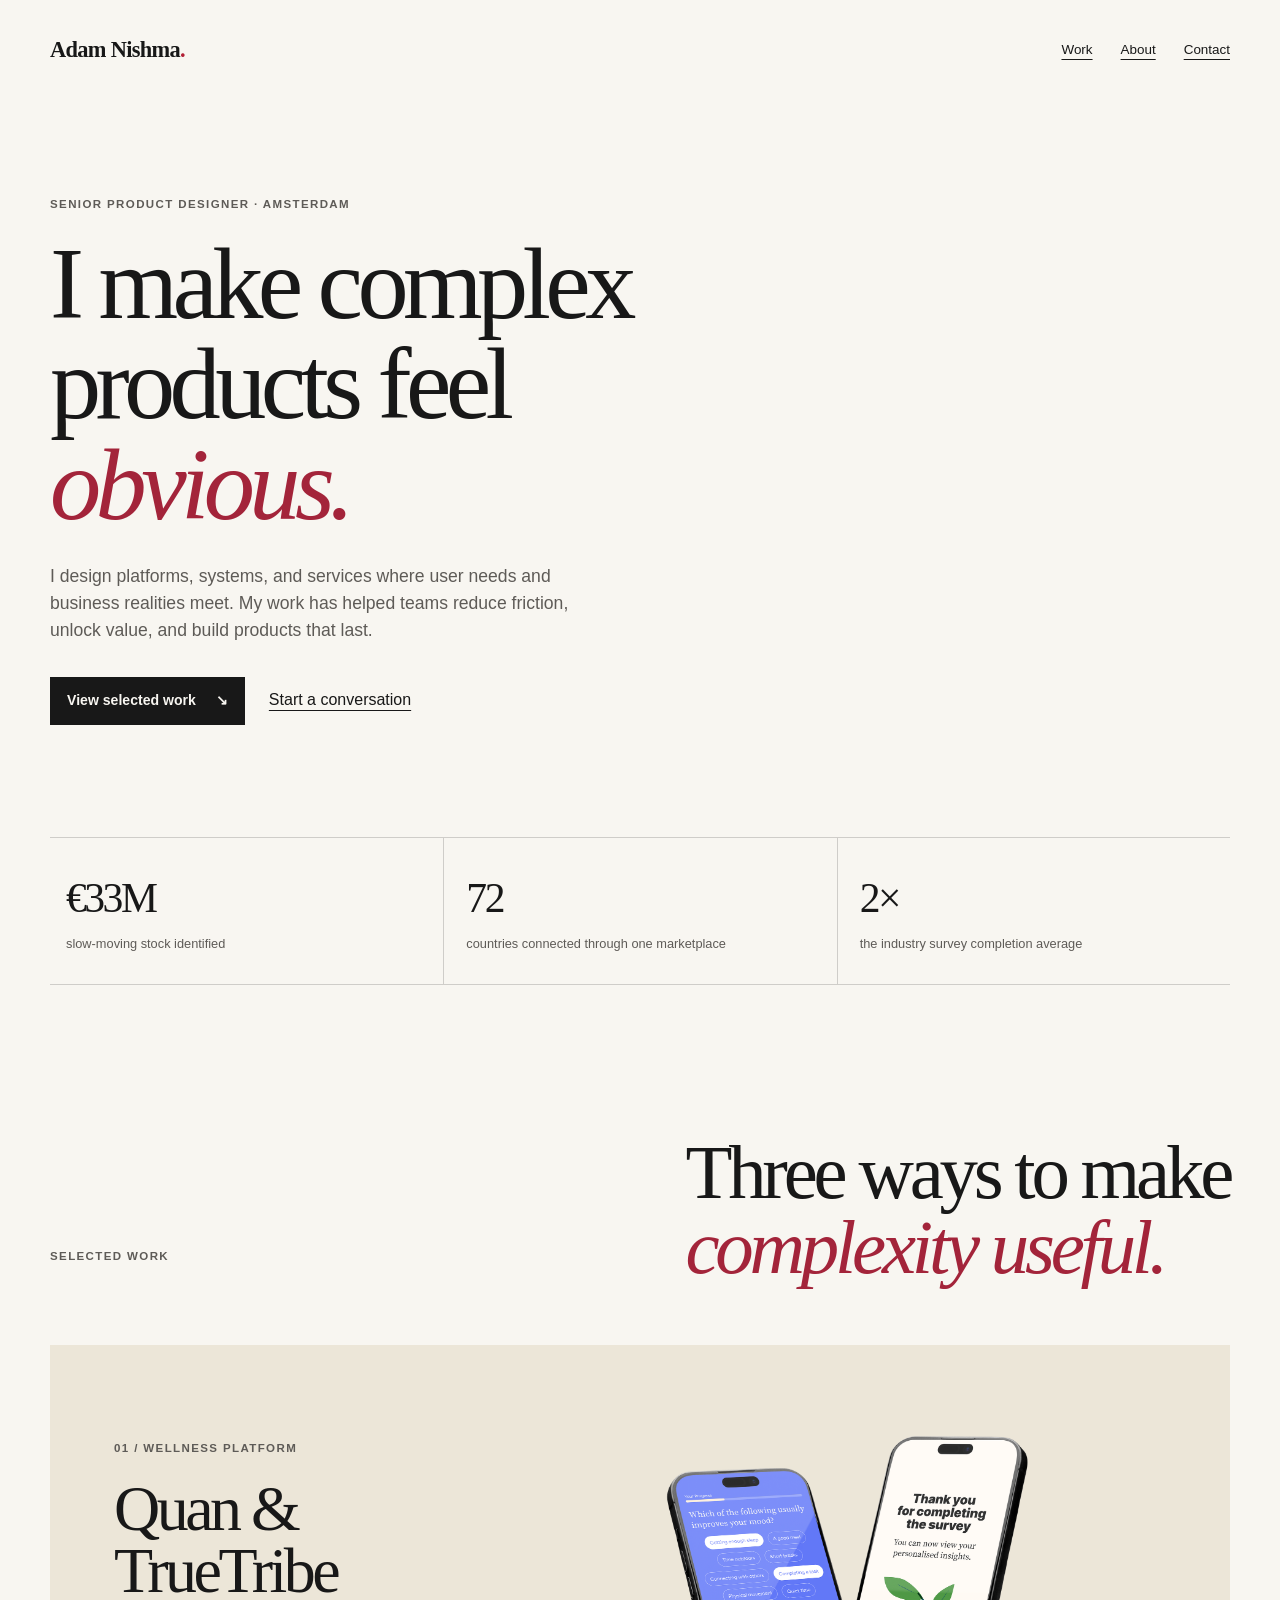
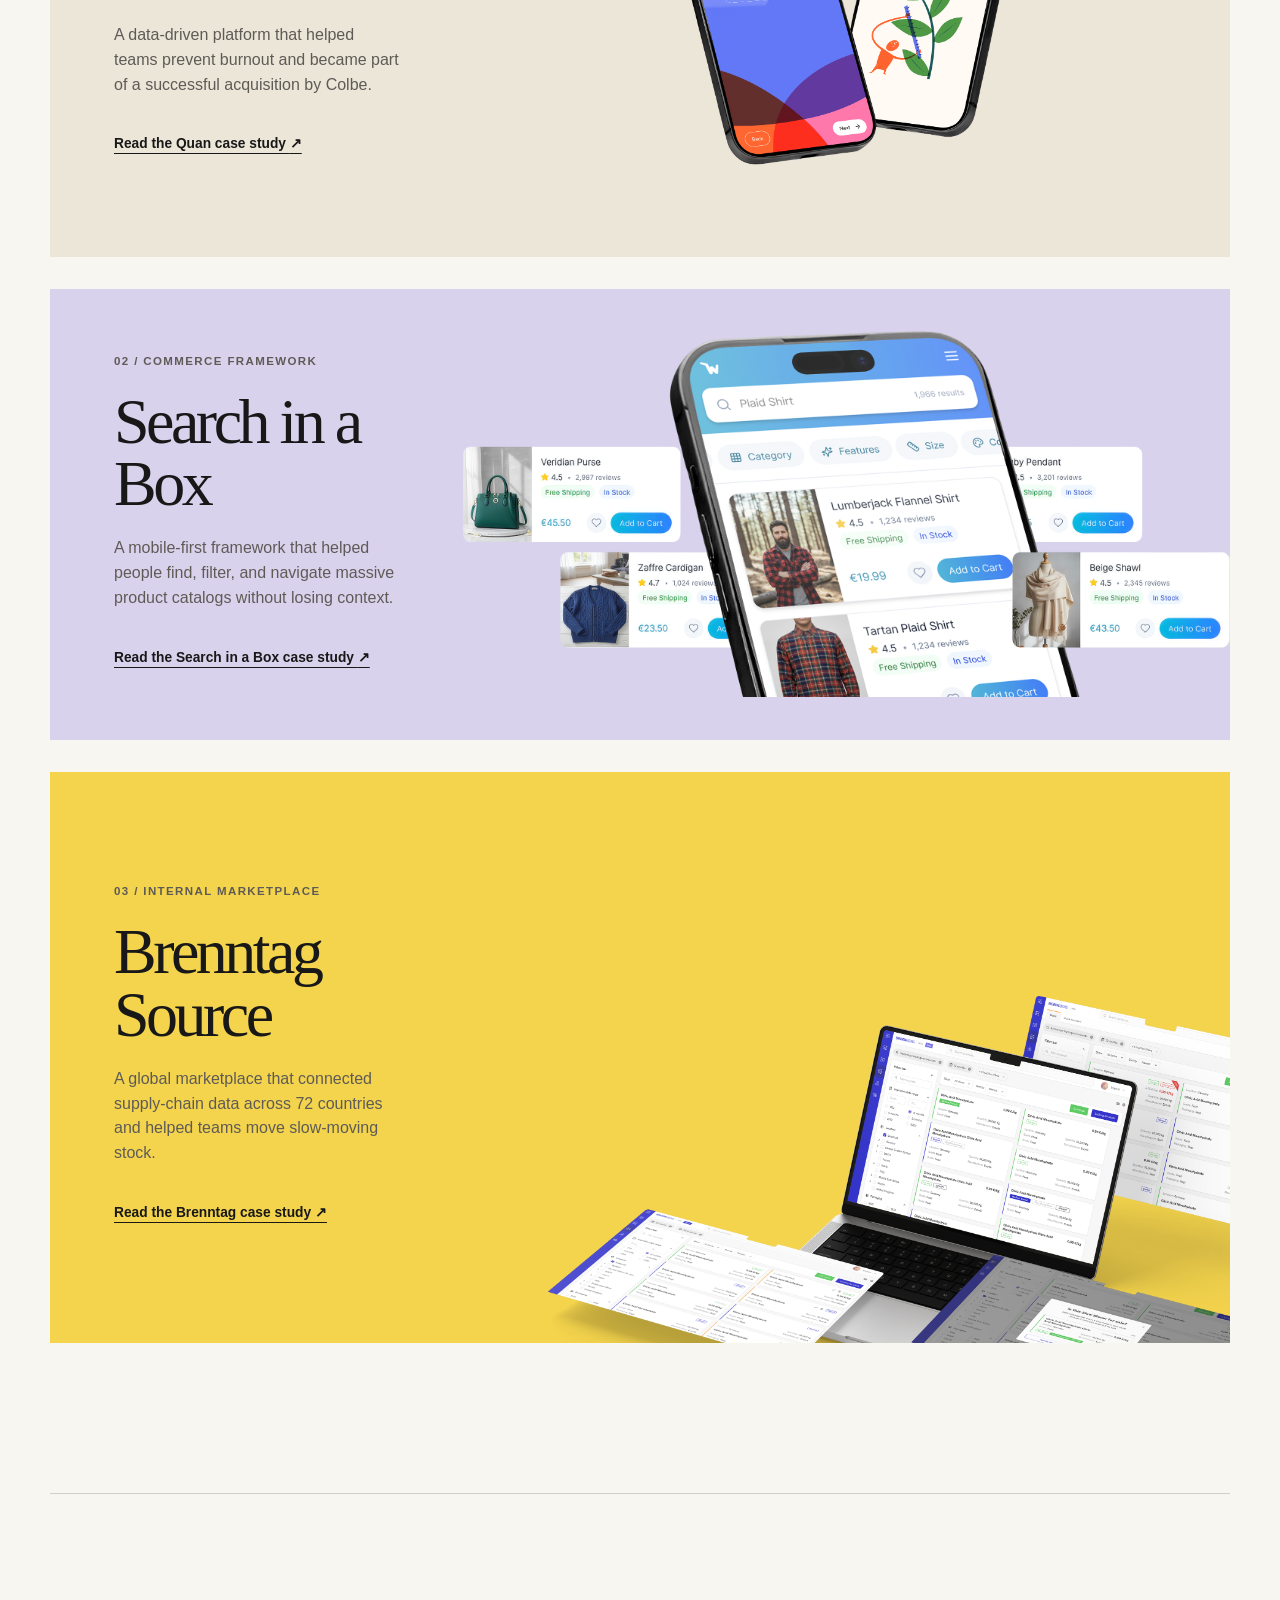
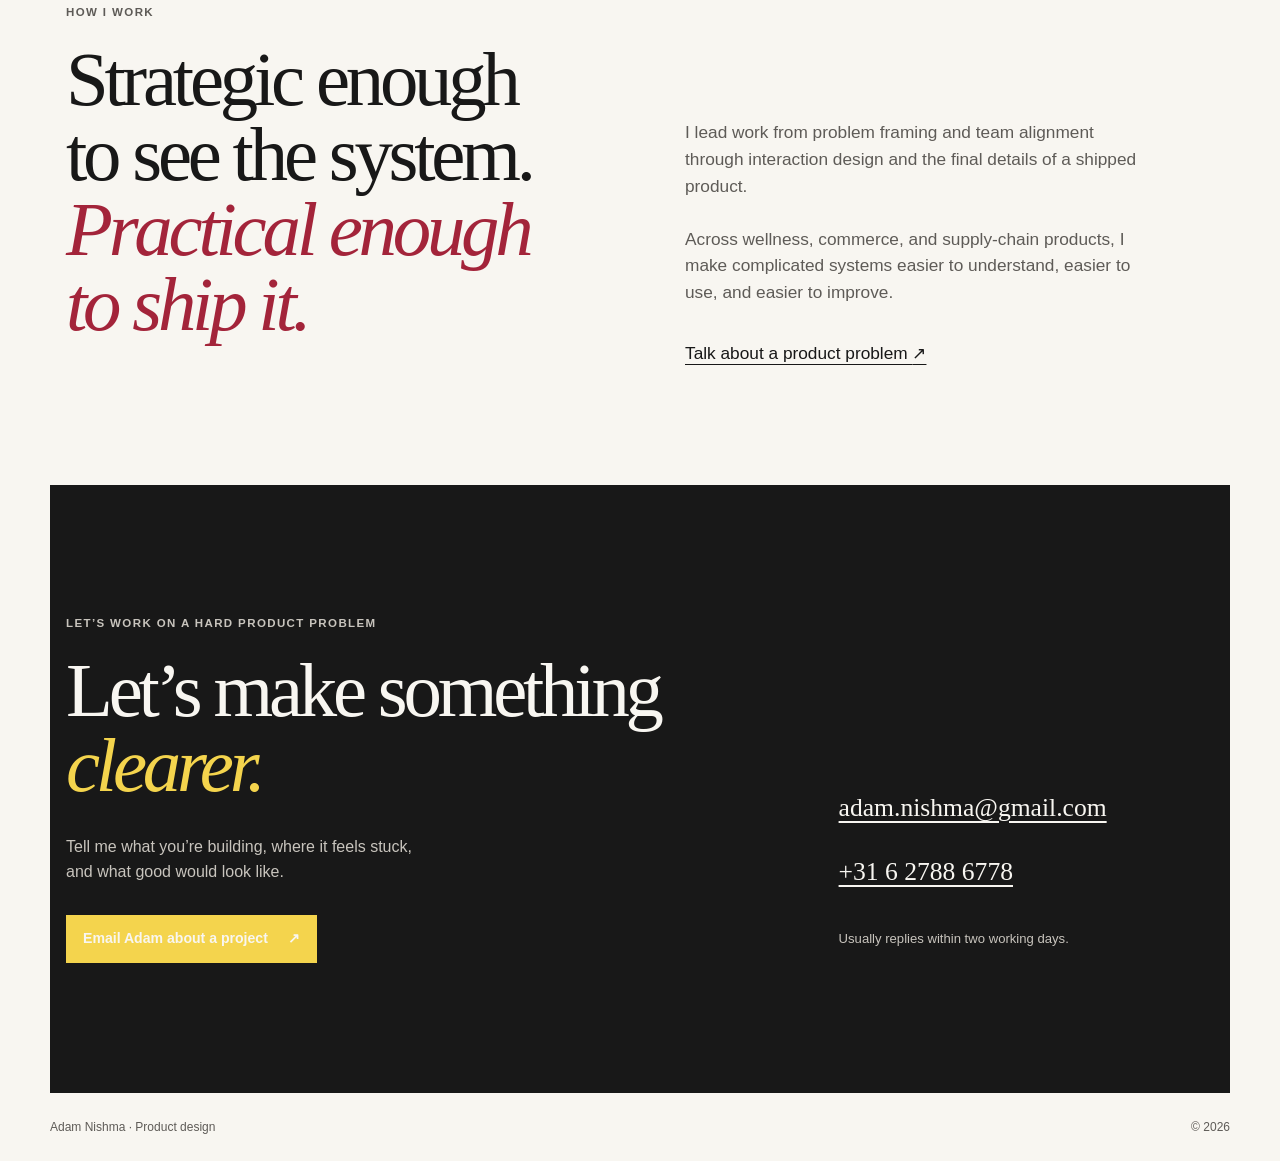
<file: index.html>
<!doctype html>
<html lang="en">
<head>
  <meta charset="utf-8">
  <meta name="viewport" content="width=device-width, initial-scale=1">
  <meta name="description" content="Adam Nishma is a senior product designer who turns complex systems into clear, measurable product experiences.">
  <title>Adam Nishma | Senior Product Designer</title>
  <link rel="stylesheet" href="css/style.css">
  <script src="js/site.js" defer></script>
</head>
<body>
  <a class="skip-link" href="#main">Skip to content</a>
  <header class="site-header">
    <a class="wordmark" href="index.html">Adam Nishma<span>.</span></a>
    <nav aria-label="Primary navigation">
      <a href="#work">Work</a>
      <a href="#about">About</a>
      <a href="#contact">Contact</a>
    </nav>
  </header>

  <main id="main">
    <section class="hero section-shell" aria-labelledby="hero-title">
      <div class="hero-copy">
        <p class="eyebrow">Senior product designer · Amsterdam</p>
        <h1 id="hero-title">I make complex products feel <em>obvious.</em></h1>
        <p class="hero-lede">I design platforms, systems, and services where user needs and business realities meet. My work has helped teams reduce friction, unlock value, and build products that last.</p>
        <div class="hero-actions">
          <a class="button button-dark" href="#work">View selected work <span aria-hidden="true">↘</span></a>
          <a class="text-link" href="#contact">Start a conversation</a>
        </div>
      </div>
    </section>

    <section class="proof-strip section-shell" aria-label="Selected impact">
      <div><strong>€33M</strong><span>slow-moving stock identified</span></div>
      <div><strong>72</strong><span>countries connected through one marketplace</span></div>
      <div><strong>2×</strong><span>the industry survey completion average</span></div>
    </section>

    <section class="work section-shell" id="work" aria-labelledby="work-title">
      <div class="section-heading"><p class="eyebrow">Selected work</p><h2 id="work-title">Three ways to make<br><em>complexity useful.</em></h2></div>
      <div class="project-list">
        <a class="project project-cream" href="work/quan.html">
          <div class="project-copy"><p class="project-index">01 / Wellness platform</p><h3>Quan &amp; TrueTribe</h3><p>A data-driven platform that helped teams prevent burnout and became part of a successful acquisition by Colbe.</p><span class="project-link">Read the Quan case study <span aria-hidden="true">↗</span></span></div>
          <img src="assets/home/Quan.png" alt="Quan and TrueTribe product interface preview" loading="lazy" width="2500" height="1667">
        </a>
        <a class="project project-lilac" href="work/search-in-a-box.html">
          <div class="project-copy"><p class="project-index">02 / Commerce framework</p><h3>Search in a Box</h3><p>A mobile-first framework that helped people find, filter, and navigate massive product catalogs without losing context.</p><span class="project-link">Read the Search in a Box case study <span aria-hidden="true">↗</span></span></div>
          <img src="assets/home/SIAB.png" alt="Search in a Box product interface preview" loading="lazy" width="2028" height="968">
        </a>
        <a class="project project-yellow" href="work/brenntag.html">
          <div class="project-copy"><p class="project-index">03 / Internal marketplace</p><h3>Brenntag Source</h3><p>A global marketplace that connected supply-chain data across 72 countries and helped teams move slow-moving stock.</p><span class="project-link">Read the Brenntag case study <span aria-hidden="true">↗</span></span></div>
          <img src="assets/home/Brenntag.png" alt="Brenntag Source product interface preview" loading="lazy" width="2500" height="1861">
        </a>
      </div>
    </section>

    <section class="about section-shell" id="about" aria-labelledby="about-title">
      <div><p class="eyebrow">How I work</p><h2 id="about-title">Strategic enough<br>to see the system.<br><em>Practical enough<br>to ship it.</em></h2></div>
      <div class="about-copy"><p>I lead work from problem framing and team alignment through interaction design and the final details of a shipped product.</p><p>Across wellness, commerce, and supply-chain products, I make complicated systems easier to understand, easier to use, and easier to improve.</p><a class="text-link" href="#contact">Talk about a product problem <span aria-hidden="true">↗</span></a></div>
    </section>

    <section class="contact section-shell" id="contact" aria-labelledby="contact-title">
      <div><p class="eyebrow">Let’s work on a hard product problem</p><h2 id="contact-title">Let’s make something<br><em>clearer.</em></h2><p class="contact-intro">Tell me what you’re building, where it feels stuck, and what good would look like.</p><a class="button button-yellow" href="mailto:adam.nishma@gmail.com?subject=Let's work together">Email Adam about a project <span aria-hidden="true">↗</span></a></div>
      <div class="contact-details"><a href="mailto:adam.nishma@gmail.com">adam.nishma@gmail.com</a><a href="tel:+31627886778">+31 6 2788 6778</a><p>Usually replies within two working days.</p></div>
    </section>
  </main>
  <footer class="site-footer section-shell"><span>Adam Nishma · Product design</span><span>© <span data-year></span></span></footer>
</body>
</html>
</file>
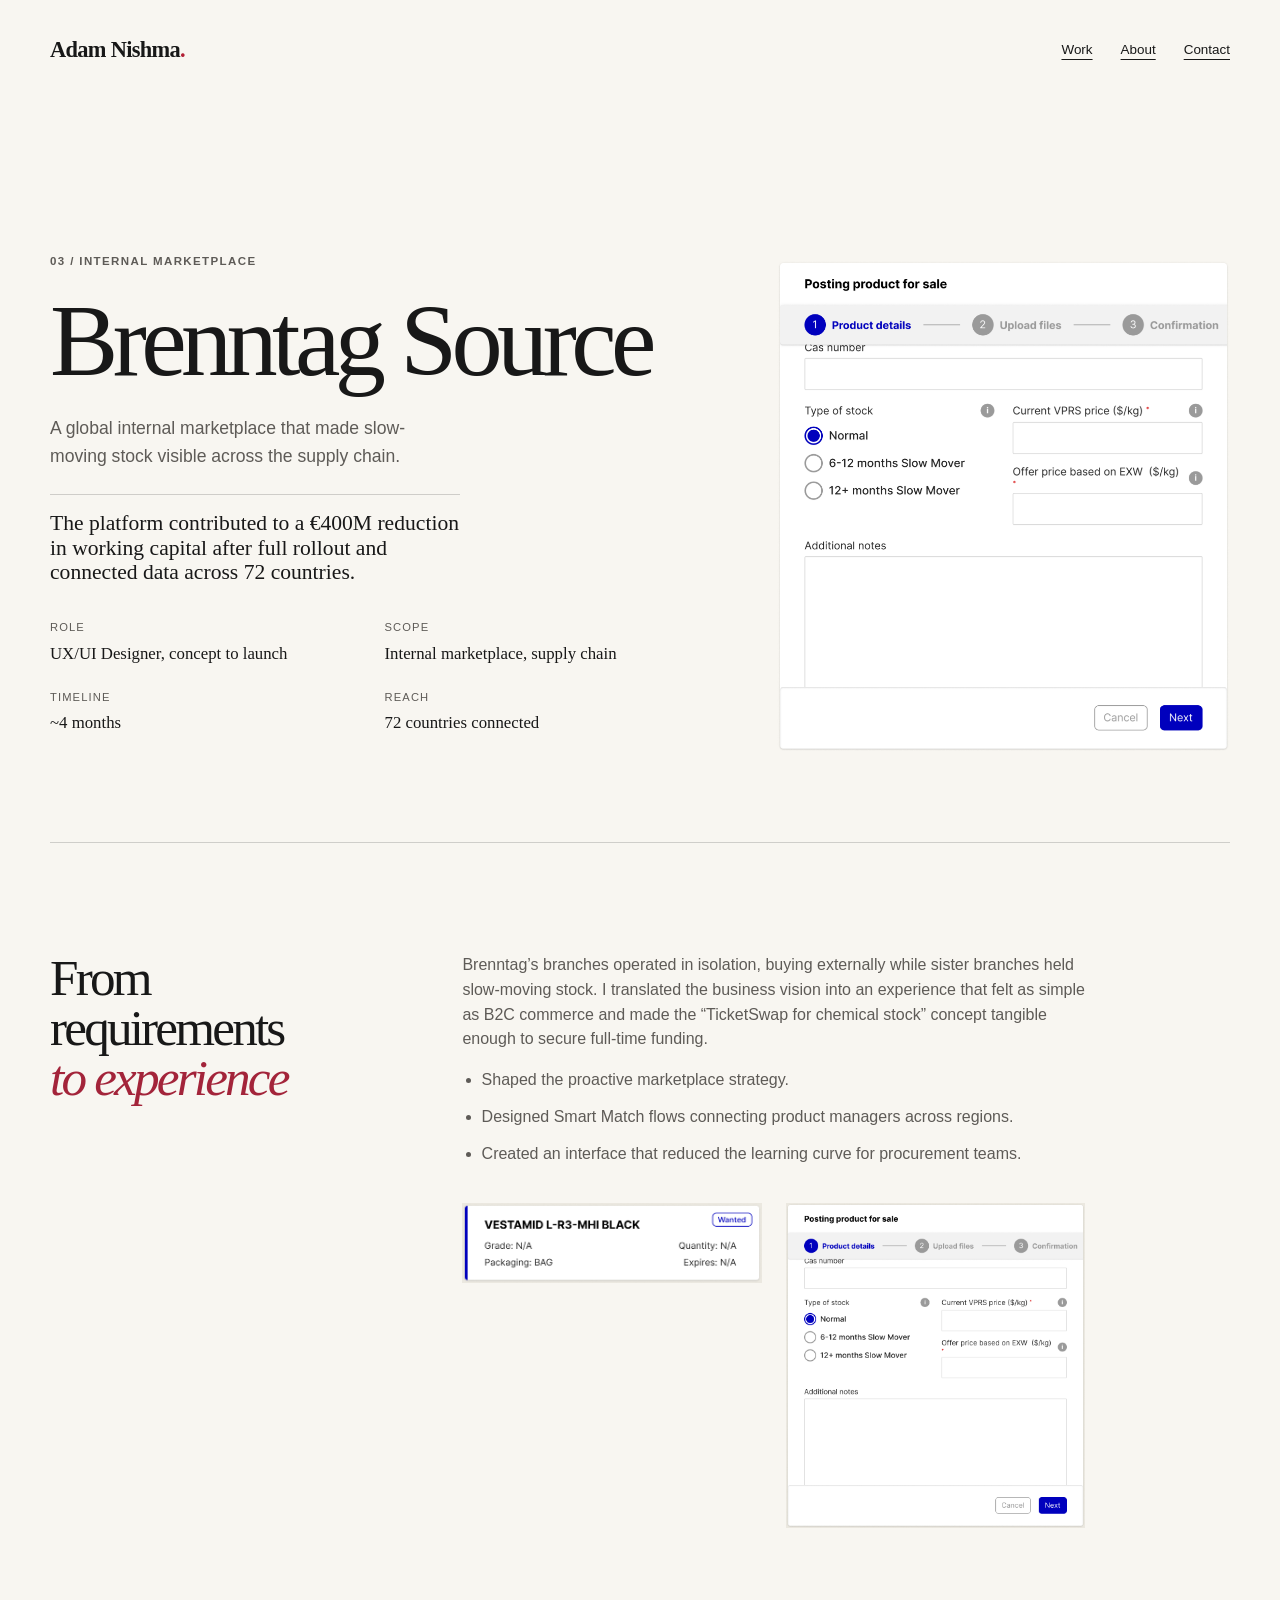
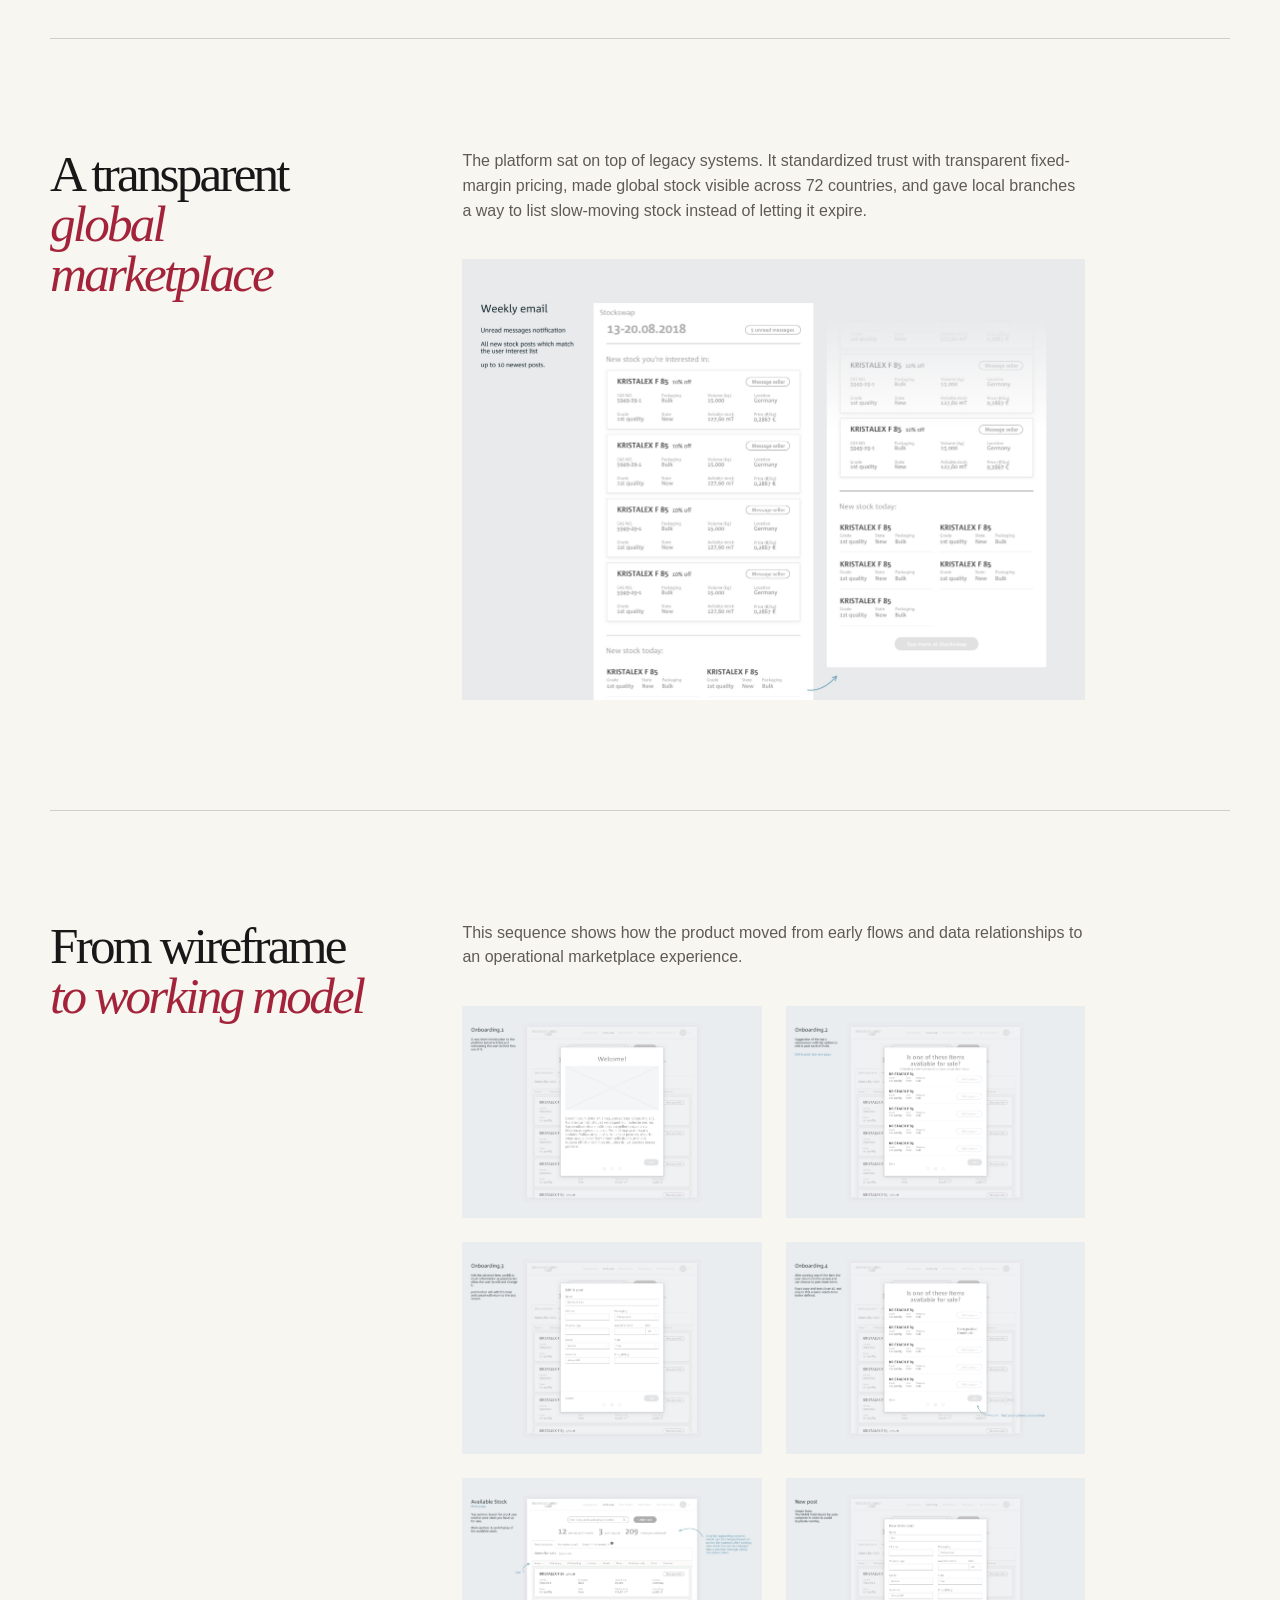
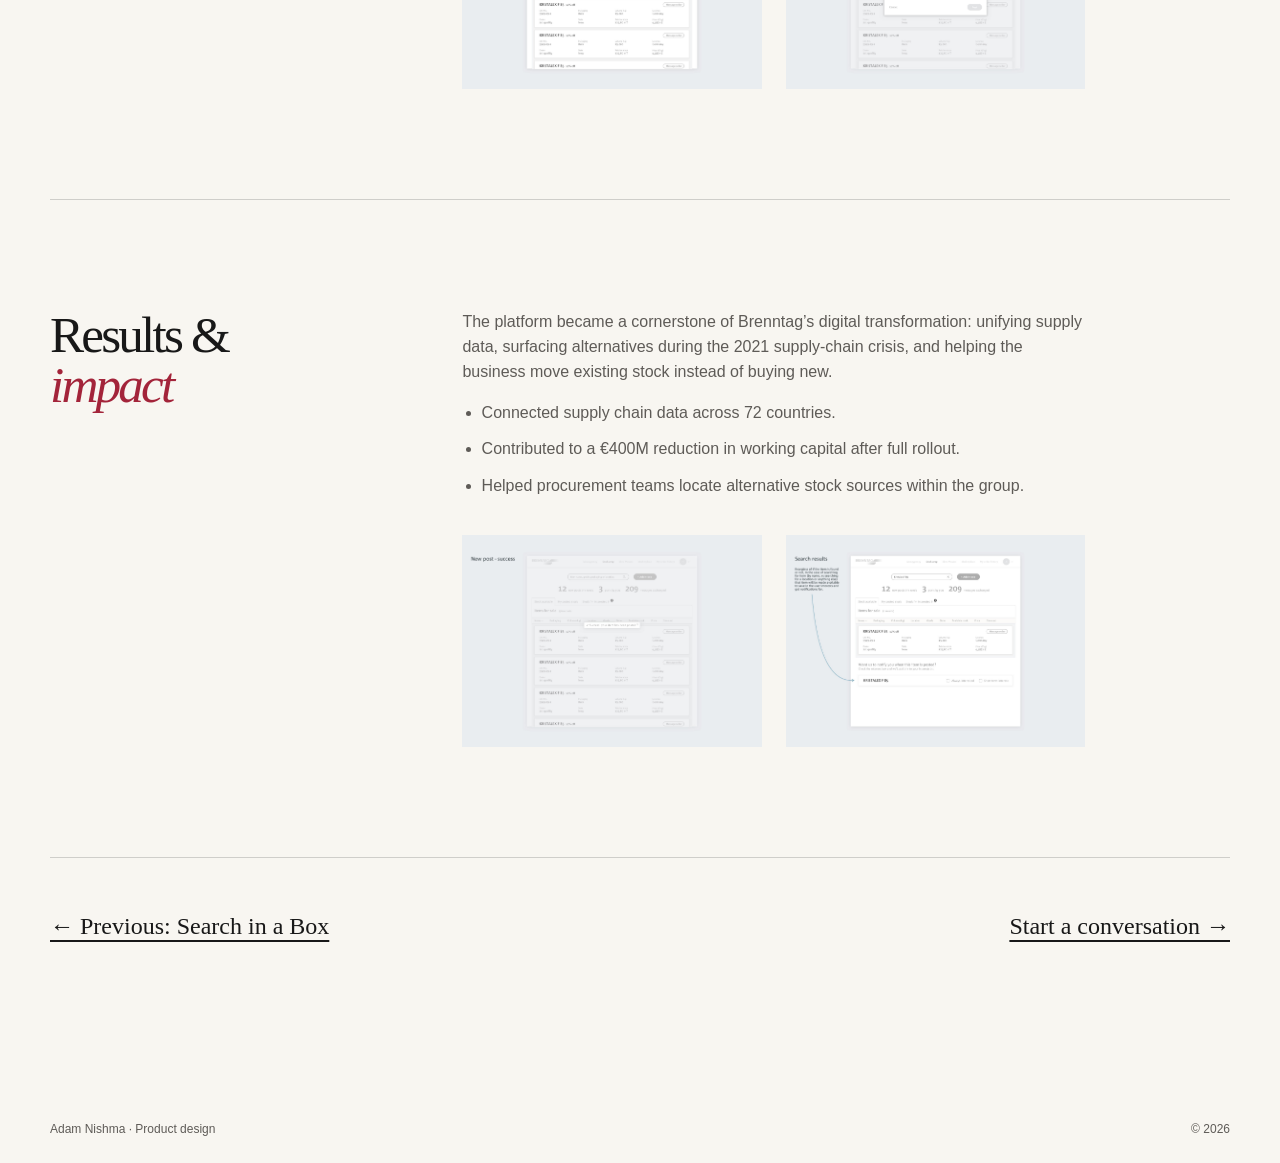
<file: work/brenntag.html>
<!doctype html>
<html lang="en">
<head><meta charset="utf-8"><meta name="viewport" content="width=device-width, initial-scale=1"><meta name="description" content="Brenntag Source case study by Adam Nishma: an internal marketplace that turned supply-chain blindness into a global operational advantage."><title>Brenntag Source | Adam Nishma</title><link rel="stylesheet" href="../css/style.css"><script src="../js/site.js" defer></script></head>
<body>
<a class="skip-link" href="#main">Skip to content</a><header class="site-header"><a class="wordmark" href="../index.html">Adam Nishma<span>.</span></a><nav aria-label="Primary navigation"><a href="../index.html#work">Work</a><a href="../index.html#about">About</a><a href="../index.html#contact">Contact</a></nav></header>
<main id="main" class="case-main"><div class="section-shell"><section class="case-hero"><div><p class="eyebrow">03 / Internal marketplace</p><h1>Brenntag Source</h1><p class="case-summary">A global internal marketplace that made slow-moving stock visible across the supply chain.</p><p class="case-outcome">The platform contributed to a €400M reduction in working capital after full rollout and connected data across 72 countries.</p><dl class="case-meta"><div><dt>Role</dt><dd>UX/UI Designer, concept to launch</dd></div><div><dt>Scope</dt><dd>Internal marketplace, supply chain</dd></div><div><dt>Timeline</dt><dd>~4 months</dd></div><div><dt>Reach</dt><dd>72 countries connected</dd></div></dl></div><div class="case-hero-media"><img src="../assets/brenntag/POST.png" alt="Brenntag Source marketplace product interface" width="891" height="968"></div></section>
<section class="case-section"><h2>From requirements<br><em>to experience</em></h2><div class="case-section-content"><p>Brenntag’s branches operated in isolation, buying externally while sister branches held slow-moving stock. I translated the business vision into an experience that felt as simple as B2C commerce and made the “TicketSwap for chemical stock” concept tangible enough to secure full-time funding.</p><ul><li>Shaped the proactive marketplace strategy.</li><li>Designed Smart Match flows connecting product managers across regions.</li><li>Created an interface that reduced the learning curve for procurement teams.</li></ul><div class="media-grid"><img src="../assets/brenntag/WANTED.png" alt="Early concept visual for Brenntag Source" loading="lazy" width="642" height="173"><img src="../assets/brenntag/POST.png" alt="Brenntag Source interface concept" loading="lazy" width="891" height="968"></div></div></section>
<section class="case-section"><h2>A transparent<br><em>global marketplace</em></h2><div class="case-section-content"><p>The platform sat on top of legacy systems. It standardized trust with transparent fixed-margin pricing, made global stock visible across 72 countries, and gave local branches a way to list slow-moving stock instead of letting it expire.</p><div class="media-wide"><img src="../assets/brenntag/DIGIB-Stockswap_Page_25.jpg" alt="Brenntag Source marketplace screen" loading="lazy" width="2500" height="1767"></div></div></section>
<section class="case-section"><h2>From wireframe<br><em>to working model</em></h2><div class="case-section-content"><p>This sequence shows how the product moved from early flows and data relationships to an operational marketplace experience.</p><div class="media-grid"><img src="../assets/brenntag/DIGIB-Stockswap_Page_02.jpg" alt="Brenntag Source wireframe 1" loading="lazy" width="2500" height="1767"><img src="../assets/brenntag/DIGIB-Stockswap_Page_03.jpg" alt="Brenntag Source wireframe 2" loading="lazy" width="2500" height="1767"><img src="../assets/brenntag/DIGIB-Stockswap_Page_04.jpg" alt="Brenntag Source wireframe 3" loading="lazy" width="2500" height="1767"><img src="../assets/brenntag/DIGIB-Stockswap_Page_05.jpg" alt="Brenntag Source wireframe 4" loading="lazy" width="2500" height="1767"><img src="../assets/brenntag/DIGIB-Stockswap_Page_07.jpg" alt="Brenntag Source wireframe 5" loading="lazy" width="2500" height="1767"><img src="../assets/brenntag/DIGIB-Stockswap_Page_09.jpg" alt="Brenntag Source wireframe 6" loading="lazy" width="2500" height="1767"></div></div></section>
<section class="case-section"><h2>Results &amp;<br><em>impact</em></h2><div class="case-section-content"><p>The platform became a cornerstone of Brenntag’s digital transformation: unifying supply data, surfacing alternatives during the 2021 supply-chain crisis, and helping the business move existing stock instead of buying new.</p><ul><li>Connected supply chain data across 72 countries.</li><li>Contributed to a €400M reduction in working capital after full rollout.</li><li>Helped procurement teams locate alternative stock sources within the group.</li></ul><div class="media-grid"><img src="../assets/brenntag/DIGIB-Stockswap_Page_10.jpg" alt="Brenntag Source wireframe 7" loading="lazy" width="2500" height="1767"><img src="../assets/brenntag/DIGIB-Stockswap_Page_12.jpg" alt="Brenntag Source wireframe 8" loading="lazy" width="2500" height="1767"></div></div></section>
<nav class="case-nav" aria-label="Case study navigation"><a href="search-in-a-box.html">← Previous: Search in a Box</a><a href="../index.html#contact">Start a conversation →</a></nav></div></main><footer class="site-footer section-shell"><span>Adam Nishma · Product design</span><span>© <span data-year></span></span></footer></body></html>
</file>
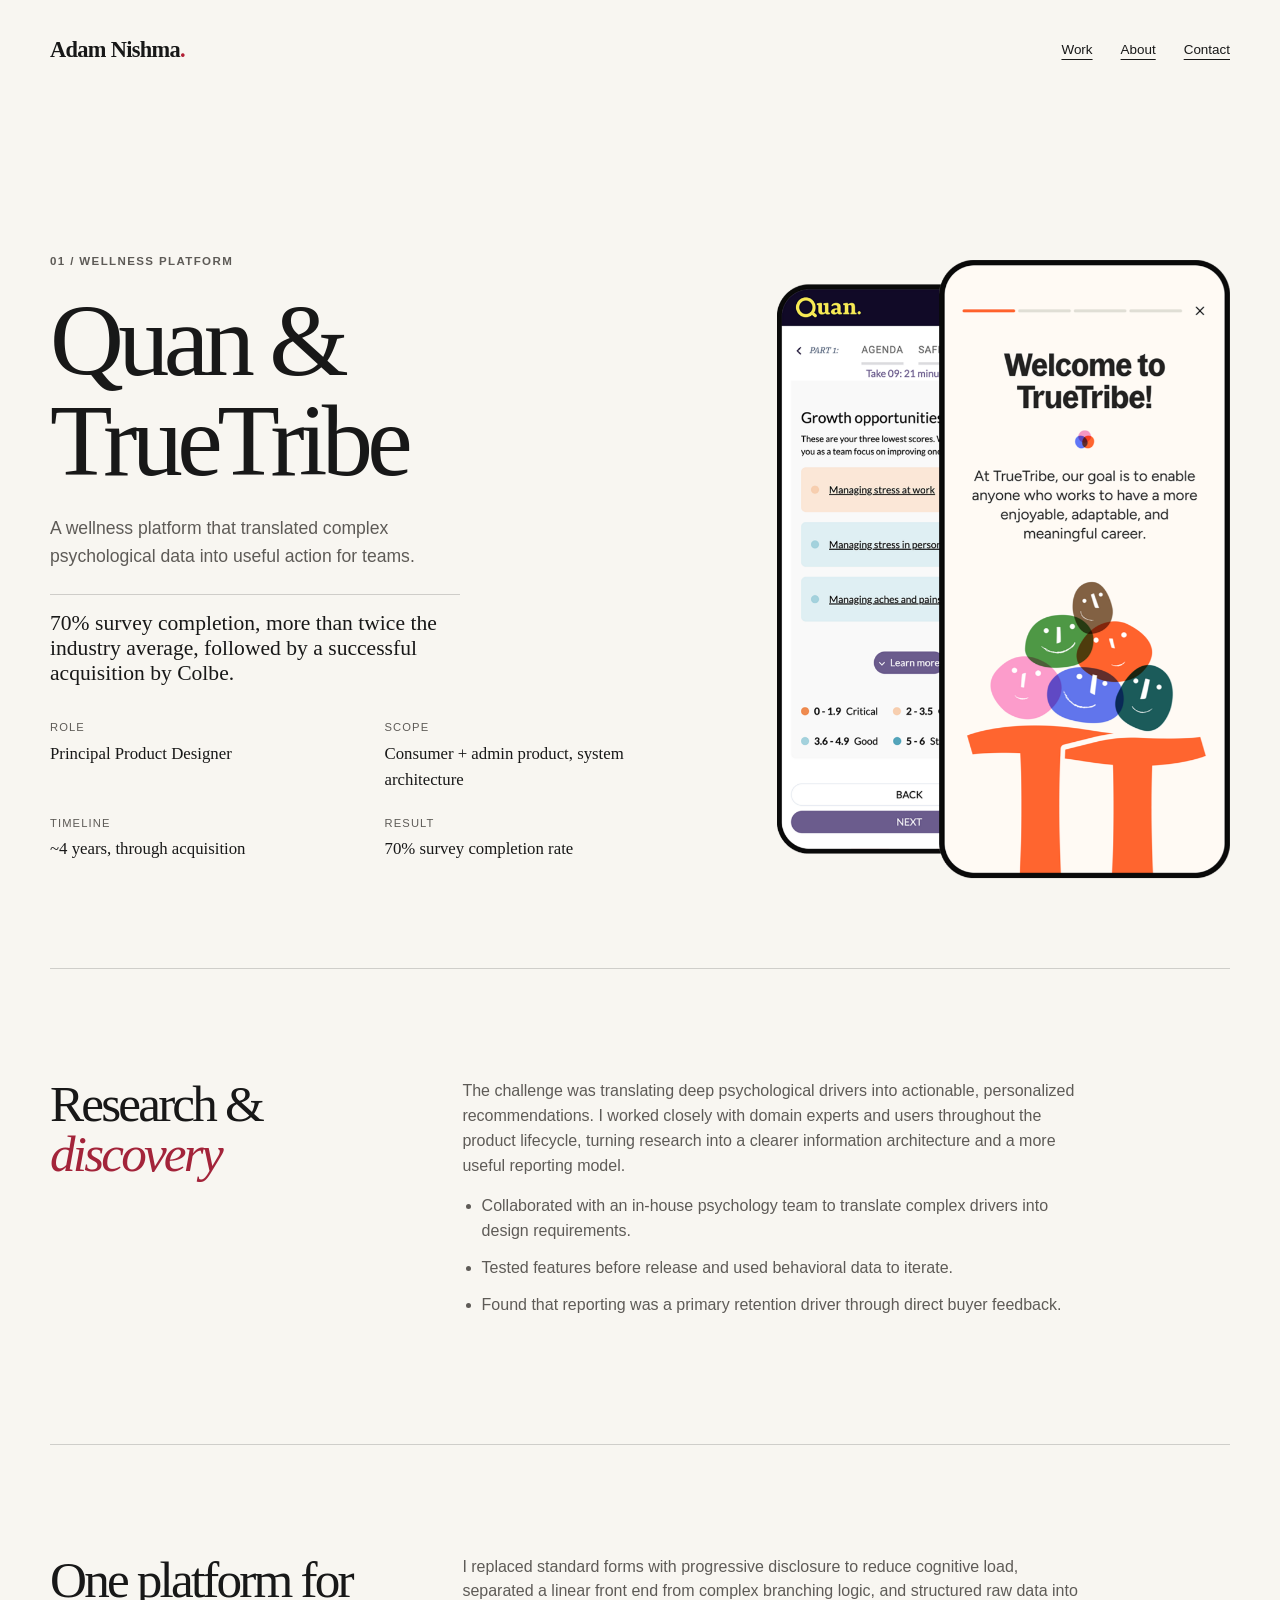
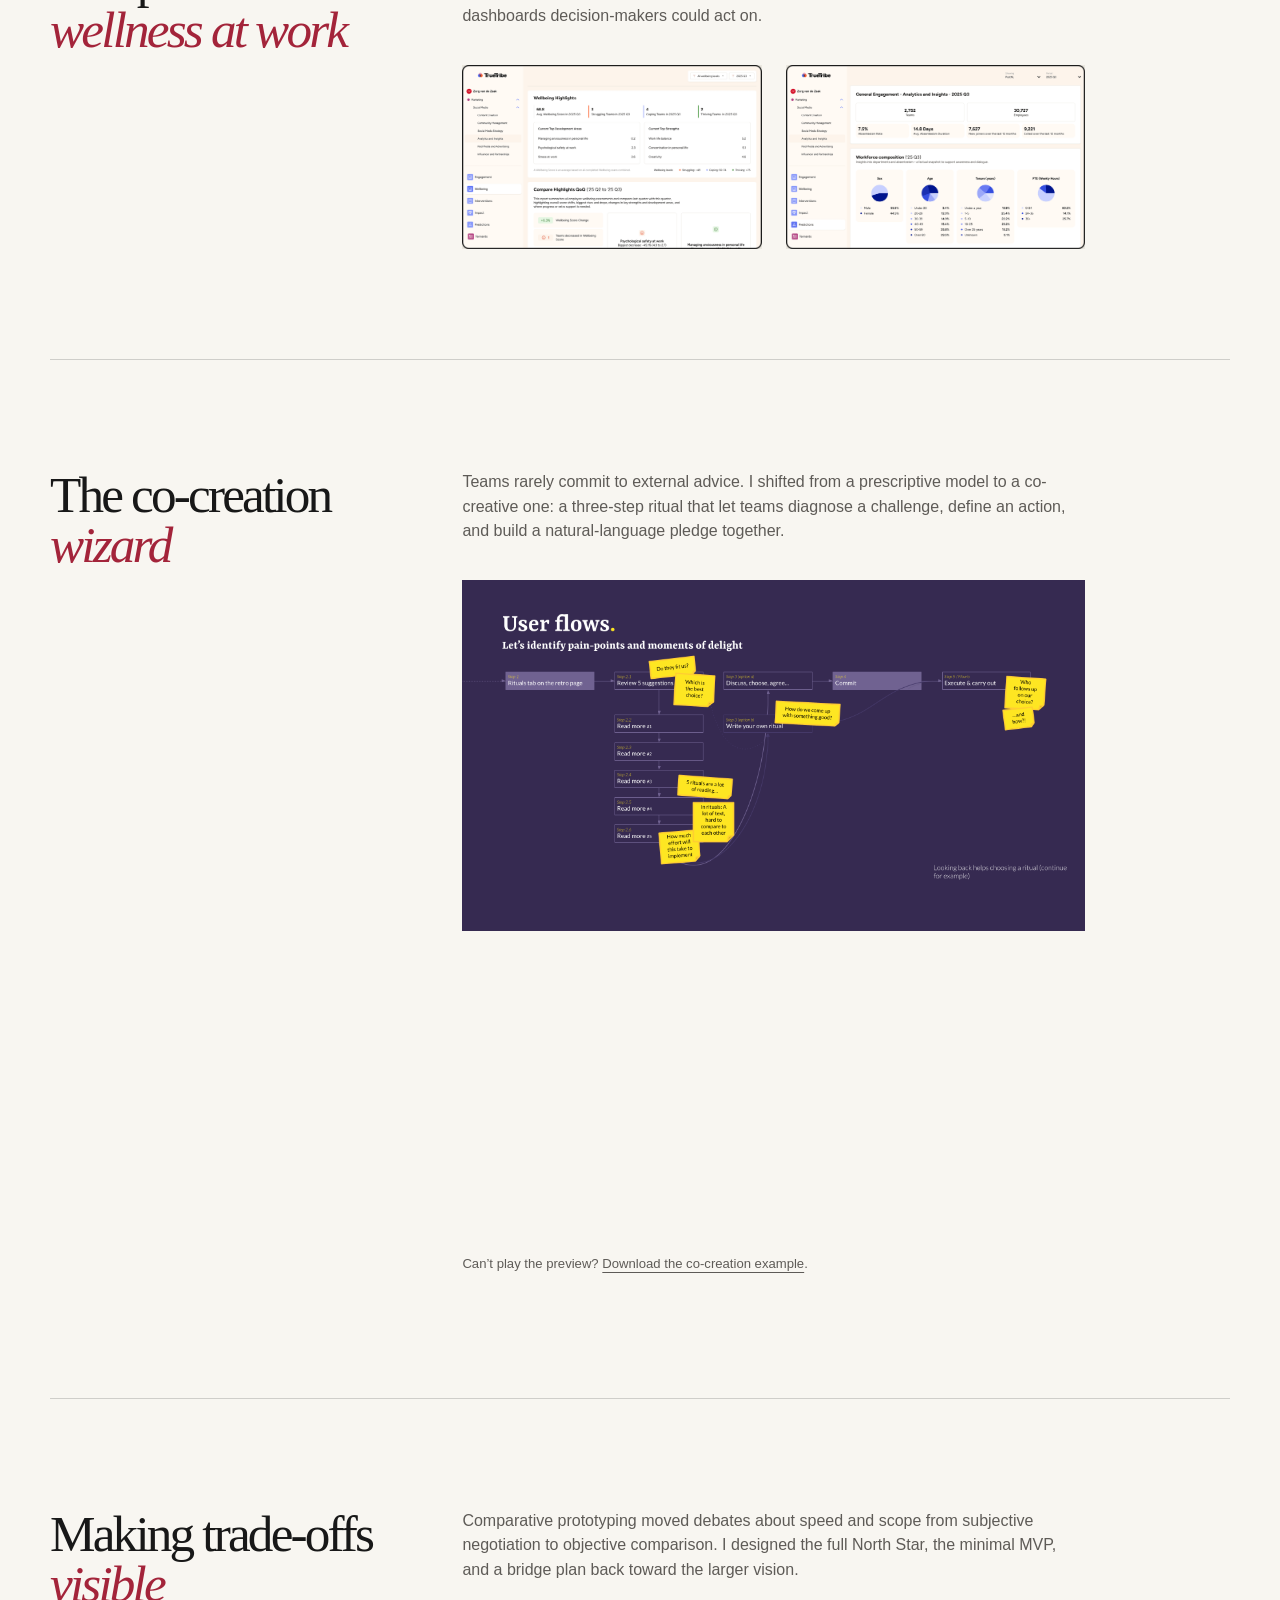
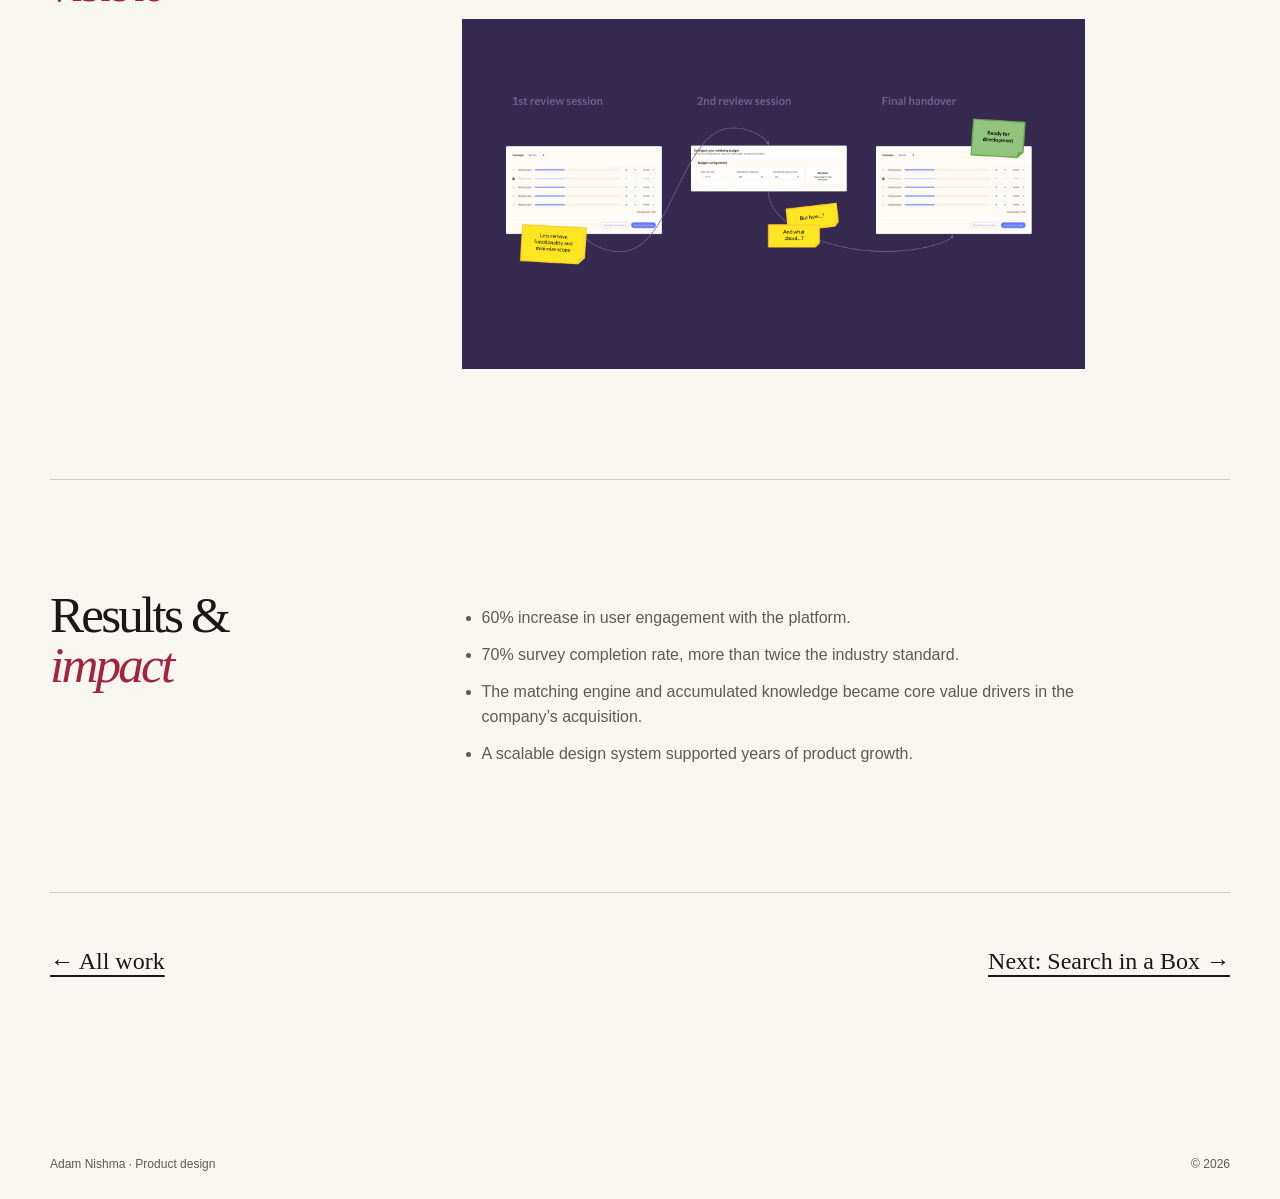
<file: work/quan.html>
<!doctype html>
<html lang="en">
<head><meta charset="utf-8"><meta name="viewport" content="width=device-width, initial-scale=1"><meta name="description" content="Quan / TrueTribe case study by Adam Nishma: a wellness platform designed to prevent burnout and turn complex psychological data into useful action."><title>Quan / TrueTribe | Adam Nishma</title><link rel="stylesheet" href="../css/style.css"><script src="../js/site.js" defer></script></head>
<body>
<a class="skip-link" href="#main">Skip to content</a><header class="site-header"><a class="wordmark" href="../index.html">Adam Nishma<span>.</span></a><nav aria-label="Primary navigation"><a href="../index.html#work">Work</a><a href="../index.html#about">About</a><a href="../index.html#contact">Contact</a></nav></header>
<main id="main" class="case-main"><div class="section-shell"><section class="case-hero"><div><p class="eyebrow">01 / Wellness platform</p><h1>Quan &amp; TrueTribe</h1><p class="case-summary">A wellness platform that translated complex psychological data into useful action for teams.</p><p class="case-outcome">70% survey completion, more than twice the industry average, followed by a successful acquisition by Colbe.</p><dl class="case-meta"><div><dt>Role</dt><dd>Principal Product Designer</dd></div><div><dt>Scope</dt><dd>Consumer + admin product, system architecture</dd></div><div><dt>Timeline</dt><dd>~4 years, through acquisition</dd></div><div><dt>Result</dt><dd>70% survey completion rate</dd></div></dl></div><div class="case-hero-media"><img src="../assets/quan/Header.png" alt="Quan wellness platform interface shown on a mobile screen" width="778" height="1062"></div></section>
<section class="case-section"><h2>Research &amp;<br><em>discovery</em></h2><div class="case-section-content"><p>The challenge was translating deep psychological drivers into actionable, personalized recommendations. I worked closely with domain experts and users throughout the product lifecycle, turning research into a clearer information architecture and a more useful reporting model.</p><ul><li>Collaborated with an in-house psychology team to translate complex drivers into design requirements.</li><li>Tested features before release and used behavioral data to iterate.</li><li>Found that reporting was a primary retention driver through direct buyer feedback.</li></ul></div></section>
<section class="case-section"><h2>One platform for<br><em>wellness at work</em></h2><div class="case-section-content"><p>I replaced standard forms with progressive disclosure to reduce cognitive load, separated a linear front end from complex branching logic, and structured raw data into dashboards decision-makers could act on.</p><div class="media-grid"><img src="../assets/quan/Platform1.png" alt="Quan platform survey and recommendation interface" loading="lazy" width="1500" height="921"><img src="../assets/quan/Platform2.png" alt="Quan reporting and data visualization interface" loading="lazy" width="1500" height="921"></div></div></section>
<section class="case-section"><h2>The co-creation<br><em>wizard</em></h2><div class="case-section-content"><p>Teams rarely commit to external advice. I shifted from a prescriptive model to a co-creative one: a three-step ritual that let teams diagnose a challenge, define an action, and build a natural-language pledge together.</p><div class="media-wide"><img src="../assets/quan/UserFlows-cocreation.png" alt="Flow diagram for the Quan co-creation wizard" loading="lazy" width="960" height="540"><video data-autoplay loop muted playsinline preload="metadata"><source src="../assets/quan/RITUALBUILD.mp4" type="video/mp4"><source src="../assets/quan/RITUALBUILD.mov" type="video/quicktime">Your browser does not support this video.</video><p class="video-fallback">Can’t play the preview? <a href="../assets/quan/RITUALBUILD.mp4" download>Download the co-creation example</a>.</p></div></div></section>
<section class="case-section"><h2>Making trade-offs<br><em>visible</em></h2><div class="case-section-content"><p>Comparative prototyping moved debates about speed and scope from subjective negotiation to objective comparison. I designed the full North Star, the minimal MVP, and a bridge plan back toward the larger vision.</p><div class="media-wide"><img src="../assets/quan/UserFlows-tradeoffs.png" alt="Comparative prototype showing the full feature, MVP, and roadmap options" loading="lazy" width="960" height="540"></div></div></section>
<section class="case-section"><h2>Results &amp;<br><em>impact</em></h2><div class="case-section-content"><ul><li>60% increase in user engagement with the platform.</li><li>70% survey completion rate, more than twice the industry standard.</li><li>The matching engine and accumulated knowledge became core value drivers in the company’s acquisition.</li><li>A scalable design system supported years of product growth.</li></ul></div></section>
<nav class="case-nav" aria-label="Case study navigation"><a href="../index.html#work">← All work</a><a href="search-in-a-box.html">Next: Search in a Box →</a></nav></div></main><footer class="site-footer section-shell"><span>Adam Nishma · Product design</span><span>© <span data-year></span></span></footer></body></html>
</file>
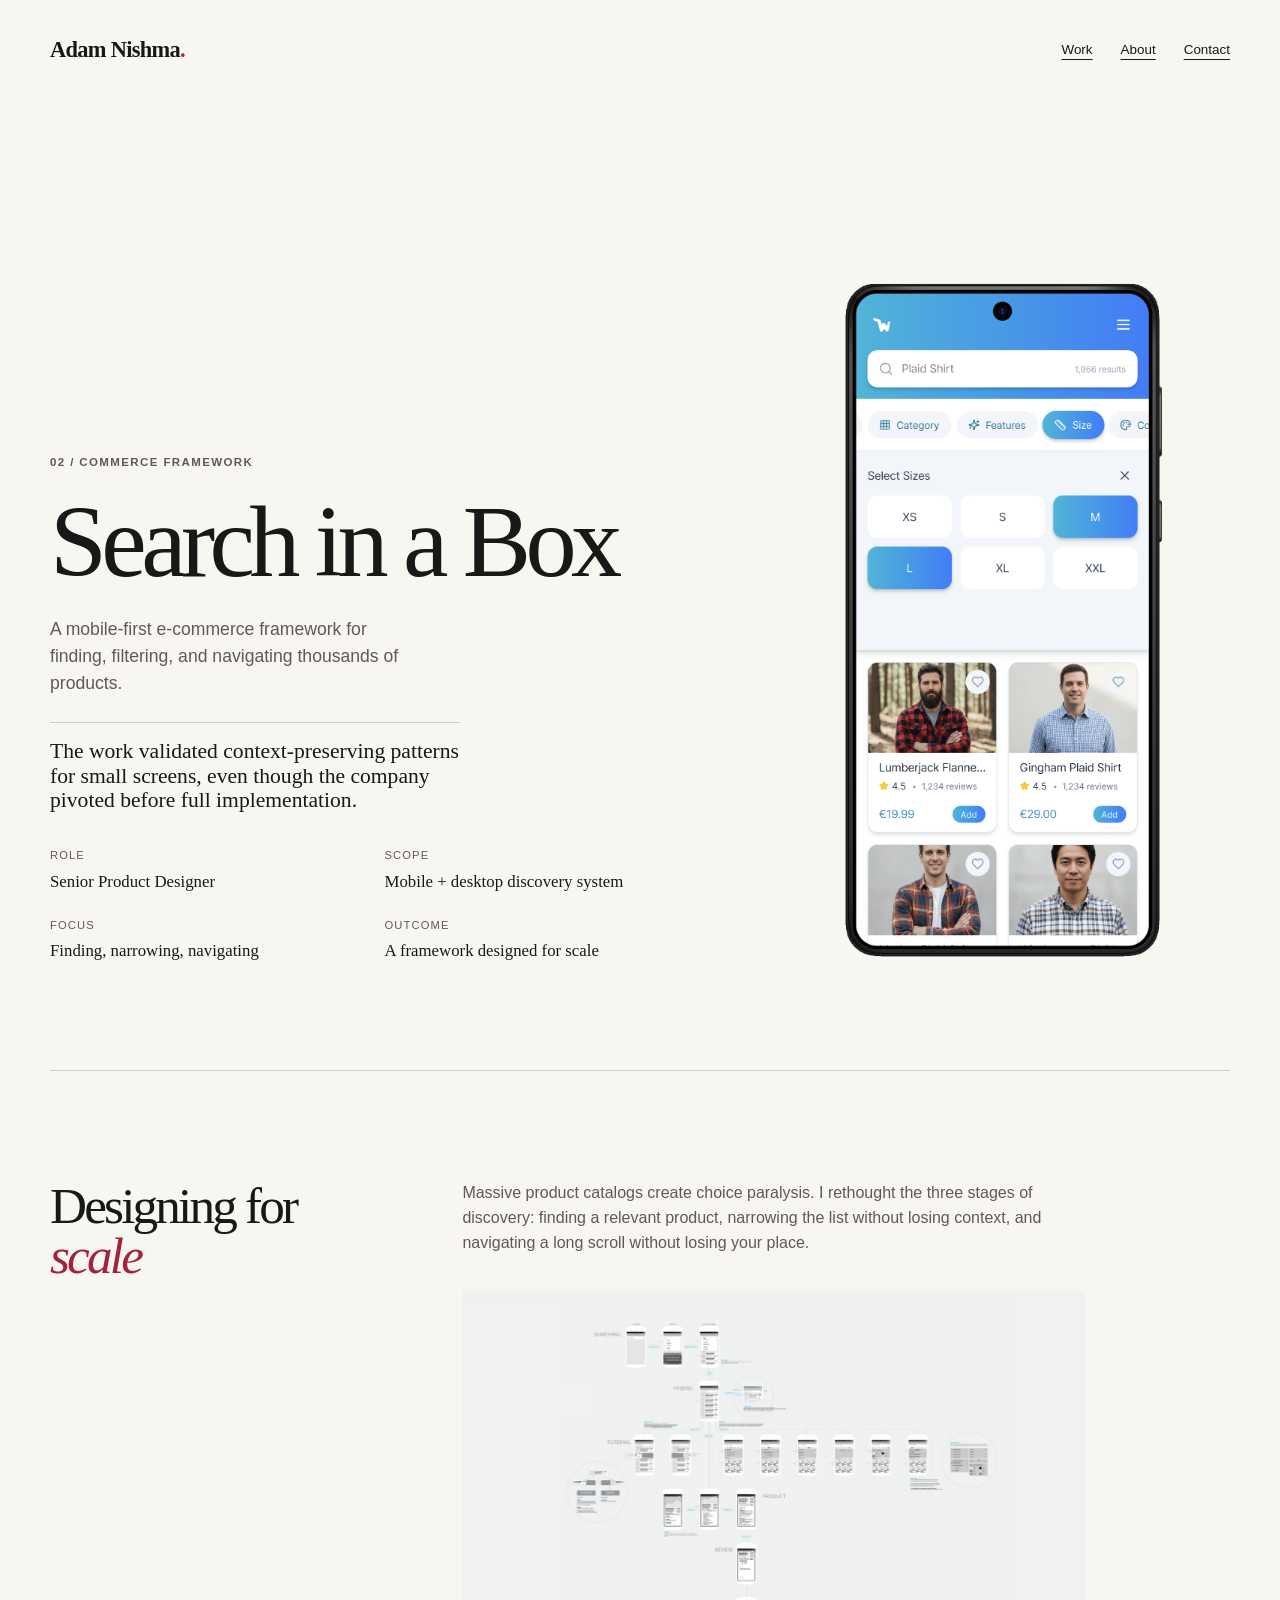
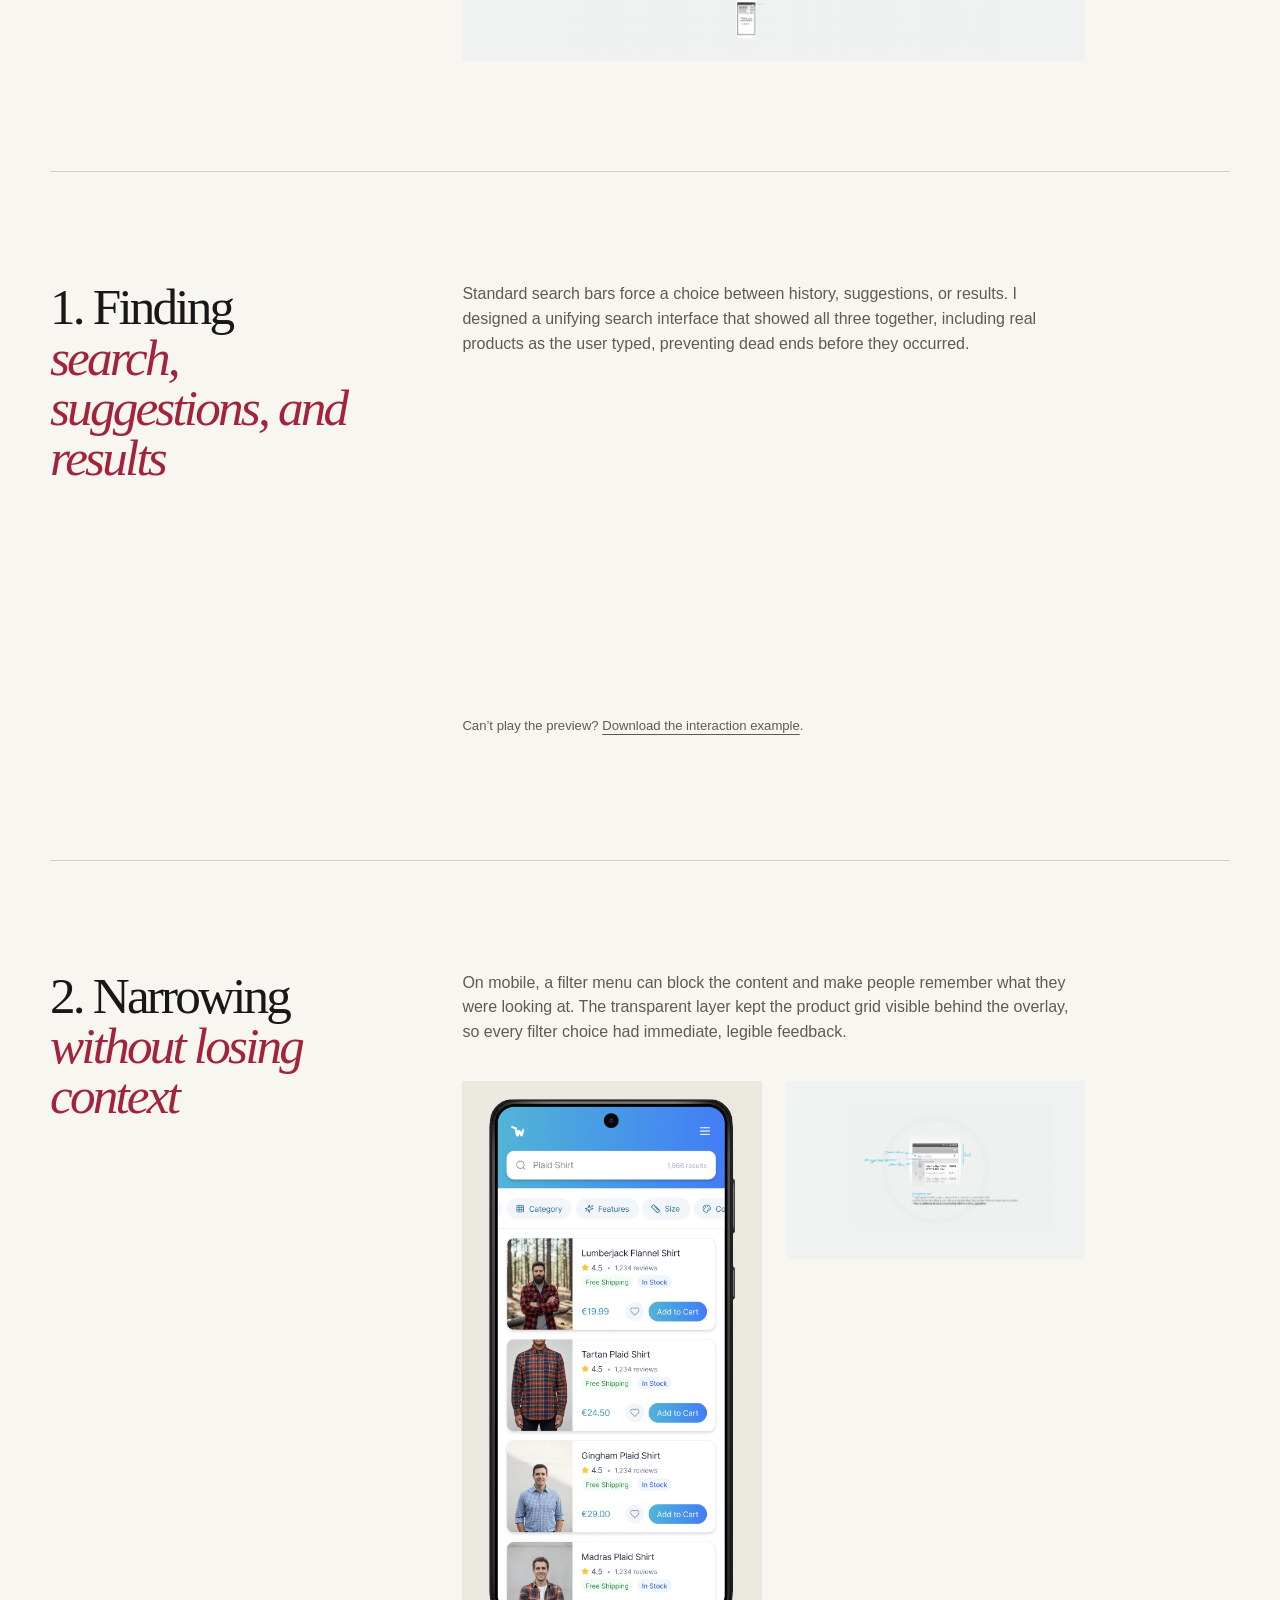
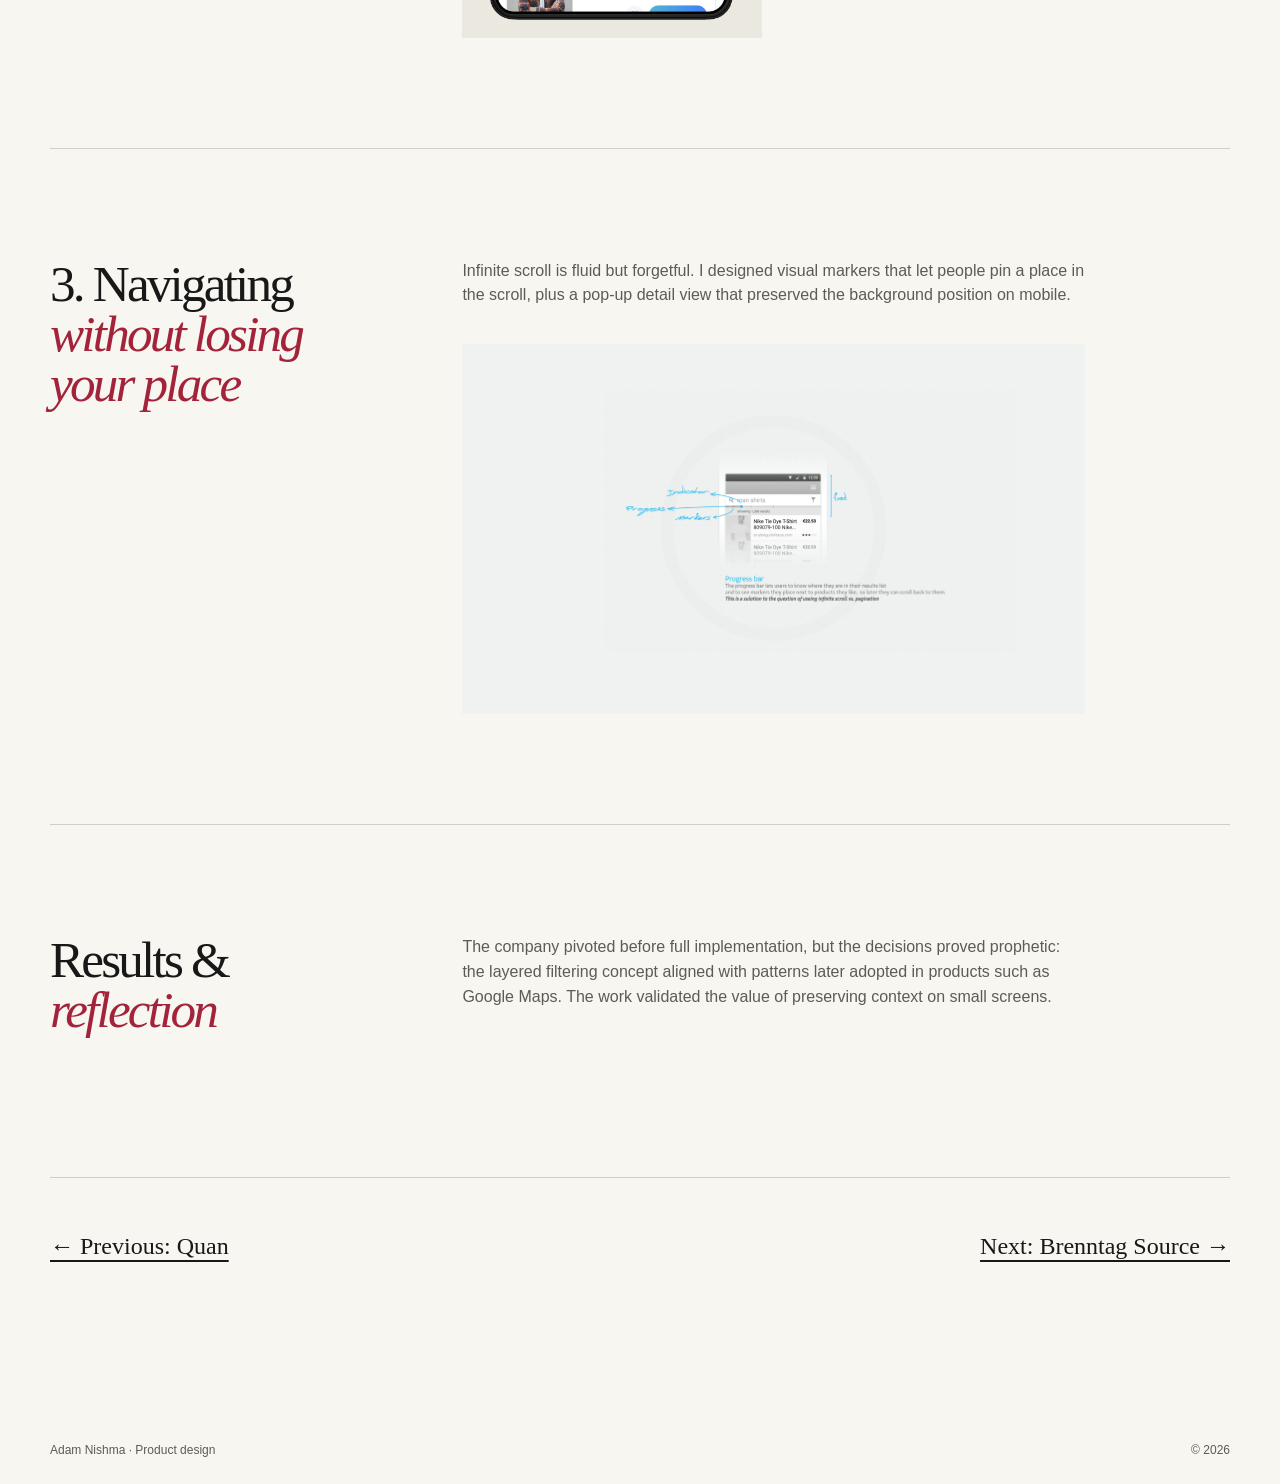
<file: work/search-in-a-box.html>
<!doctype html>
<html lang="en">
<head><meta charset="utf-8"><meta name="viewport" content="width=device-width, initial-scale=1"><meta name="description" content="Search in a Box case study by Adam Nishma: a mobile-first commerce framework for finding, narrowing, and navigating massive product catalogs."><title>Search in a Box | Adam Nishma</title><link rel="stylesheet" href="../css/style.css"><script src="../js/site.js" defer></script></head>
<body>
<a class="skip-link" href="#main">Skip to content</a><header class="site-header"><a class="wordmark" href="../index.html">Adam Nishma<span>.</span></a><nav aria-label="Primary navigation"><a href="../index.html#work">Work</a><a href="../index.html#about">About</a><a href="../index.html#contact">Contact</a></nav></header>
<main id="main" class="case-main"><div class="section-shell"><section class="case-hero"><div><p class="eyebrow">02 / Commerce framework</p><h1>Search in a Box</h1><p class="case-summary">A mobile-first e-commerce framework for finding, filtering, and navigating thousands of products.</p><p class="case-outcome">The work validated context-preserving patterns for small screens, even though the company pivoted before full implementation.</p><dl class="case-meta"><div><dt>Role</dt><dd>Senior Product Designer</dd></div><div><dt>Scope</dt><dd>Mobile + desktop discovery system</dd></div><div><dt>Focus</dt><dd>Finding, narrowing, navigating</dd></div><div><dt>Outcome</dt><dd>A framework designed for scale</dd></div></dl></div><div class="case-hero-media"><img src="../assets/search-in-a-box/header.png" alt="Search in a Box mobile commerce interface" width="1032" height="1918"></div></section>
<section class="case-section"><h2>Designing for<br><em>scale</em></h2><div class="case-section-content"><p>Massive product catalogs create choice paralysis. I rethought the three stages of discovery: finding a relevant product, narrowing the list without losing context, and navigating a long scroll without losing your place.</p><div class="media-wide"><img src="../assets/search-in-a-box/SIAB1.png" alt="Overview of Search in a Box wireframes and commerce flows" loading="lazy" width="2500" height="1485"></div></div></section>
<section class="case-section"><h2>1. Finding<br><em>search, suggestions, and results</em></h2><div class="case-section-content"><p>Standard search bars force a choice between history, suggestions, or results. I designed a unifying search interface that showed all three together, including real products as the user typed, preventing dead ends before they occurred.</p><div class="media-wide"><video data-autoplay loop muted playsinline preload="metadata"><source src="../assets/search-in-a-box/SIAB2EXAMPLE.mp4" type="video/mp4"><source src="../assets/search-in-a-box/SIAB2EXAMPLE.mov" type="video/quicktime">Your browser does not support this video.</video><p class="video-fallback">Can’t play the preview? <a href="../assets/search-in-a-box/SIAB2EXAMPLE.mp4" download>Download the interaction example</a>.</p></div></div></section>
<section class="case-section"><h2>2. Narrowing<br><em>without losing context</em></h2><div class="case-section-content"><p>On mobile, a filter menu can block the content and make people remember what they were looking at. The transparent layer kept the product grid visible behind the overlay, so every filter choice had immediate, legible feedback.</p><div class="media-grid"><img src="../assets/search-in-a-box/SIAB4.png" alt="Mobile filtering interface for Search in a Box" loading="lazy" width="1032" height="1918"><img src="../assets/search-in-a-box/SIAB2.png" alt="Wireframe showing visual markers in the product scroll" loading="lazy" width="2500" height="1485"></div></div></section>
<section class="case-section"><h2>3. Navigating<br><em>without losing your place</em></h2><div class="case-section-content"><p>Infinite scroll is fluid but forgetful. I designed visual markers that let people pin a place in the scroll, plus a pop-up detail view that preserved the background position on mobile.</p><div class="media-wide"><img src="../assets/search-in-a-box/SIAB2.png" alt="Visual marker system for remembering a place in a long product list" loading="lazy" width="2500" height="1485"></div></div></section>
<section class="case-section"><h2>Results &amp;<br><em>reflection</em></h2><div class="case-section-content"><p>The company pivoted before full implementation, but the decisions proved prophetic: the layered filtering concept aligned with patterns later adopted in products such as Google Maps. The work validated the value of preserving context on small screens.</p></div></section>
<nav class="case-nav" aria-label="Case study navigation"><a href="quan.html">← Previous: Quan</a><a href="brenntag.html">Next: Brenntag Source →</a></nav></div></main><footer class="site-footer section-shell"><span>Adam Nishma · Product design</span><span>© <span data-year></span></span></footer></body></html>
</file>
<file: css/style.css>
:root {
  --ink: #181818;
  --muted: #5e5b57;
  --paper: #f8f6f1;
  --cream: #ece6d8;
  --lilac: #d9d2ec;
  --yellow: #f4d44d;
  --line: rgba(24, 24, 24, .18);
  --serif: Georgia, 'Times New Roman', serif;
  --sans: 'Helvetica Neue', Helvetica, Arial, sans-serif;
  --measure: 68ch;
}

* { box-sizing: border-box; }
html { scroll-behavior: smooth; }
body { margin: 0; color: var(--ink); background: var(--paper); font-family: var(--sans); font-size: 16px; line-height: 1.55; }
a { color: inherit; text-decoration: none; }
img, video { display: block; max-width: 100%; }
button, a { -webkit-tap-highlight-color: transparent; }
:focus-visible { outline: 3px solid var(--ink); outline-offset: 5px; }
::selection { background: var(--yellow); color: var(--ink); }
.skip-link { position: fixed; z-index: 20; top: 1rem; left: 1rem; padding: .65rem .9rem; color: var(--paper); background: var(--ink); transform: translateY(-160%); }
.skip-link:focus { transform: translateY(0); }

.site-header, .section-shell { width: min(1180px, calc(100% - 64px)); margin-inline: auto; }
.site-header { display: flex; justify-content: space-between; align-items: center; padding: 28px 0; }
.wordmark { font-family: var(--serif); font-size: 1.4rem; font-weight: 700; letter-spacing: -.03em; }
.wordmark span { color: #b21f35; }
.site-header nav { display: flex; gap: 28px; font-size: .84rem; }
.site-header nav a, .text-link { text-decoration: underline; text-decoration-thickness: 1px; text-underline-offset: 5px; }
.site-header nav a { display: inline-flex; align-items: center; min-height: 44px; }
.text-link, .project-link, .case-nav a, .contact-details a { display: inline-block; padding-block: 8px; }
.case-summary { max-width: 38ch; color: var(--muted); font-size: 1.1rem; overflow-wrap: anywhere; }
.case-outcome { max-width: 38ch; margin: 24px 0 0; padding: 16px 0 0; border-top: 1px solid var(--line); font-family: var(--serif); font-size: 1.35rem; line-height: 1.15; }
.site-header nav a:hover, .text-link:hover { color: #b21f35; }

.hero { min-height: 0; display: grid; align-items: center; padding-top: 96px; padding-bottom: 112px; }
.hero-copy { animation: portfolio-arrive .72s cubic-bezier(.16, 1, .3, 1) both; }
.eyebrow, .project-index { margin: 0 0 20px; color: var(--muted); font-size: .72rem; font-weight: 700; letter-spacing: .12em; text-transform: uppercase; }
h1, h2, h3, p { margin-top: 0; }
h1, h2, h3 { font-family: var(--serif); font-weight: 400; letter-spacing: -.055em; line-height: .98; }
h1 { max-width: 730px; margin-bottom: 28px; font-size: clamp(4rem, 8vw, 7.3rem); }
h2 { margin-bottom: 32px; font-size: clamp(3rem, 6vw, 5.8rem); }
h1 em, h2 em { color: #a3243a; font-style: italic; }
.hero-lede { max-width: 54ch; margin-bottom: 32px; color: var(--muted); font-size: 1.1rem; }
.hero-actions { display: flex; align-items: center; flex-wrap: wrap; gap: 24px; }
.button { display: inline-flex; gap: 20px; align-items: center; justify-content: space-between; min-height: 48px; padding: 13px 17px; font-size: .88rem; font-weight: 700; transition: transform .2s ease, background-color .2s ease; }
.button:hover { transform: translateY(-3px); }
.button-dark { color: var(--paper); background: var(--ink); }
.button-yellow { background: var(--yellow); }

.proof-strip { display: grid; grid-template-columns: repeat(3, 1fr); border-top: 1px solid var(--line); border-bottom: 1px solid var(--line); }
.proof-strip { animation: portfolio-arrive .64s .14s cubic-bezier(.16, 1, .3, 1) both; }
.proof-strip div { display: flex; flex-direction: column; gap: 4px; padding: 28px 22px 30px 16px; }
.proof-strip div + div { padding-left: 22px; border-left: 1px solid var(--line); }
.proof-strip strong { font-family: var(--serif); font-size: 2.6rem; font-weight: 400; letter-spacing: -.06em; }
.proof-strip span { color: var(--muted); font-size: .8rem; }

.work { padding-top: 150px; padding-bottom: 150px; }
.section-heading { display: flex; justify-content: space-between; align-items: end; gap: 32px; margin-bottom: 60px; }
.section-heading h2 { margin-bottom: 0; }
.project-list { display: grid; gap: 32px; }
.project { animation: portfolio-arrive .7s cubic-bezier(.16, 1, .3, 1) both; }
.project:nth-child(2) { animation-delay: .1s; }
.project:nth-child(3) { animation-delay: .2s; }
.project { display: grid; grid-template-columns: minmax(260px, .7fr) minmax(0, 1.3fr); align-items: center; min-height: 440px; overflow: hidden; }
.project-copy { min-width: 0; padding: clamp(28px, 5vw, 76px); }
.project h3 { margin-bottom: 20px; font-size: clamp(2.7rem, 5vw, 5.1rem); }
.project-copy > p:not(.project-index) { max-width: 34ch; margin-bottom: 28px; color: var(--muted); }
.project-link { font-size: .86rem; font-weight: 700; text-decoration: underline; text-underline-offset: 5px; }
.project img { align-self: center; width: 100%; height: auto; min-height: 0; object-fit: contain; object-position: center; transition: transform .6s cubic-bezier(.2,.7,.2,1); }
.project:hover img { transform: scale(1.035); }
.project-cream { background: var(--cream); }.project-lilac { background: var(--lilac); }.project-yellow { background: var(--yellow); }

.about { display: grid; grid-template-columns: 1fr 1fr; gap: 90px; padding: 110px 16px; border-top: 1px solid var(--line); }
.about-copy { max-width: 48ch; align-self: end; color: var(--muted); font-size: 1.08rem; }.about-copy p { margin-bottom: 26px; }.about-copy .text-link { display: inline-block; color: var(--ink); }
.contact { display: grid; grid-template-columns: 1fr .55fr; gap: 90px; padding: 130px 16px; background: var(--ink); color: var(--paper); }.contact:before { content: ''; position: absolute; }.contact .eyebrow, .contact-intro, .contact-details p { color: #c8c4bd; }.contact h2 em { color: var(--yellow); }.contact-intro { max-width: 42ch; margin-bottom: 30px; }.contact-details { display: flex; flex-direction: column; gap: 8px; align-self: end; }.contact-details a { width: fit-content; font-family: var(--serif); font-size: 1.6rem; text-decoration: underline; text-underline-offset: 5px; }.contact-details p { margin-top: 22px; font-size: .82rem; }
.site-footer { display: flex; justify-content: space-between; padding-block: 25px; color: var(--muted); font-size: .75rem; }

.case-main { padding-bottom: 100px; }.case-hero { display: grid; grid-template-columns: 1fr .7fr; gap: 80px; align-items: end; padding: 100px 0 90px; border-bottom: 1px solid var(--line); }.case-hero > div, .case-section-content { min-width: 0; }.case-hero h1 { max-width: 720px; margin-bottom: 24px; }.case-summary { max-width: 38ch; color: var(--muted); font-size: 1.1rem; overflow-wrap: anywhere; }.case-meta { display: grid; grid-template-columns: 1fr 1fr; gap: 22px; margin-top: 34px; }.case-meta dt { color: var(--muted); font-size: .7rem; letter-spacing: .1em; text-transform: uppercase; }.case-meta dd { margin: 4px 0 0; font-family: var(--serif); font-size: 1.05rem; overflow-wrap: anywhere; }.case-hero-media { padding-top: 60px; }.case-hero-media img { width: 100%; height: auto; max-height: 720px; object-fit: contain; object-position: bottom; }.case-section { display: grid; grid-template-columns: .42fr 1fr; gap: 90px; padding: 110px 0; border-bottom: 1px solid var(--line); }.case-section h2 { font-size: clamp(2.1rem, 4vw, 4rem); }.case-section-content { max-width: 70ch; }.case-section-content p { color: var(--muted); }.case-section-content strong { color: var(--ink); }.case-section-content ul { padding-left: 1.2rem; color: var(--muted); }.case-section-content li { margin-bottom: 12px; }.media-grid { display: grid; grid-template-columns: repeat(2, 1fr); align-items: start; gap: 24px; margin-top: 36px; }.media-grid img, .media-grid video { align-self: start; width: 100%; height: auto; background: #ebe8e0; }.media-wide { margin-top: 36px; }.media-wide img, .media-wide video { width: 100%; height: auto; }.video-fallback { margin-top: 12px; color: var(--muted); font-size: .82rem; }.video-fallback a { text-decoration: underline; text-underline-offset: 4px; }.case-nav { display: flex; justify-content: space-between; gap: 24px; padding: 42px 0; }.case-nav a { max-width: 48%; overflow-wrap: anywhere; font-family: var(--serif); font-size: 1.5rem; text-decoration: underline; text-underline-offset: 6px; }
.case-main { padding-bottom: 100px; }.case-hero { display: grid; grid-template-columns: 1fr .7fr; gap: 80px; align-items: end; padding: 100px 0 90px; border-bottom: 1px solid var(--line); }.case-hero > div, .case-section-content { min-width: 0; }.case-hero > div:first-child { animation: portfolio-arrive .72s cubic-bezier(.16, 1, .3, 1) both; }.case-hero-media { animation: portfolio-arrive .72s .16s cubic-bezier(.16, 1, .3, 1) both; }.case-hero h1 { max-width: 720px; margin-bottom: 24px; }.case-summary { max-width: 38ch; color: var(--muted); font-size: 1.1rem; overflow-wrap: anywhere; }.case-meta { display: grid; grid-template-columns: 1fr 1fr; gap: 22px; margin-top: 34px; }.case-meta dt { color: var(--muted); font-size: .7rem; letter-spacing: .1em; text-transform: uppercase; }.case-meta dd { margin: 4px 0 0; font-family: var(--serif); font-size: 1.05rem; overflow-wrap: anywhere; }.case-hero-media { padding-top: 60px; }.case-hero-media img { width: 100%; height: auto; max-height: 720px; object-fit: contain; object-position: bottom; }.case-section { display: grid; grid-template-columns: .42fr 1fr; gap: 90px; padding: 110px 0; border-bottom: 1px solid var(--line); }.case-section h2 { font-size: clamp(2.1rem, 4vw, 4rem); }.case-section-content { max-width: 70ch; }.case-section-content p { color: var(--muted); }.case-section-content strong { color: var(--ink); }.case-section-content ul { padding-left: 1.2rem; color: var(--muted); }.case-section-content li { margin-bottom: 12px; }.media-grid { display: grid; grid-template-columns: repeat(2, 1fr); align-items: start; gap: 24px; margin-top: 36px; }.media-grid img, .media-grid video { align-self: start; width: 100%; height: auto; background: #ebe8e0; }.media-wide { margin-top: 36px; }.media-wide img, .media-wide video { width: 100%; height: auto; }.video-fallback { margin-top: 12px; color: var(--muted); font-size: .82rem; }.video-fallback a { text-decoration: underline; text-underline-offset: 4px; }.case-nav { display: flex; justify-content: space-between; gap: 24px; padding: 42px 0; }.case-nav a { max-width: 48%; overflow-wrap: anywhere; font-family: var(--serif); font-size: 1.5rem; text-decoration: underline; text-underline-offset: 6px; }

@media (max-width: 800px) { .site-header, .section-shell { width: min(100% - 36px, 620px); }.site-header { padding-block: 20px; }.site-header nav { gap: 16px; font-size: .78rem; }.hero { min-height: auto; padding-top: 60px; padding-bottom: 80px; }.proof-strip { grid-template-columns: 1fr; }.proof-strip div, .proof-strip div + div { padding: 20px 16px; border-left: 0; }.proof-strip div + div { border-top: 1px solid var(--line); }.work { padding-block: 90px; }.section-heading { display: block; margin-bottom: 38px; }.project { grid-template-columns: 1fr; min-height: 0; }.project-copy { padding: 32px 28px 38px; }.project img { min-height: 0; }.about, .contact { grid-template-columns: 1fr; gap: 44px; padding-block: 80px; }.contact-details { align-self: start; }.case-hero { grid-template-columns: 1fr; gap: 30px; padding: 68px 0 50px; }.case-hero-media { padding-top: 0; max-width: 420px; }.case-section { grid-template-columns: 1fr; gap: 22px; padding: 68px 0; }.media-grid { grid-template-columns: 1fr; }.case-nav { display: grid; }.case-nav a { max-width: none; }.case-nav a:last-child { text-align: left; } }
@media (max-width: 520px) { .case-meta { grid-template-columns: 1fr; gap: 16px; } }
@keyframes portfolio-arrive { from { opacity: 0; transform: translateY(18px); clip-path: inset(0 0 10% 0); } to { opacity: 1; transform: translateY(0); clip-path: inset(0); } }
@media (prefers-reduced-motion: reduce) { html { scroll-behavior: auto; }.hero-copy, .proof-strip, .project, .case-hero > div:first-child, .case-hero-media { animation: none; }.button, .project img { transition: none; } }
</file>
